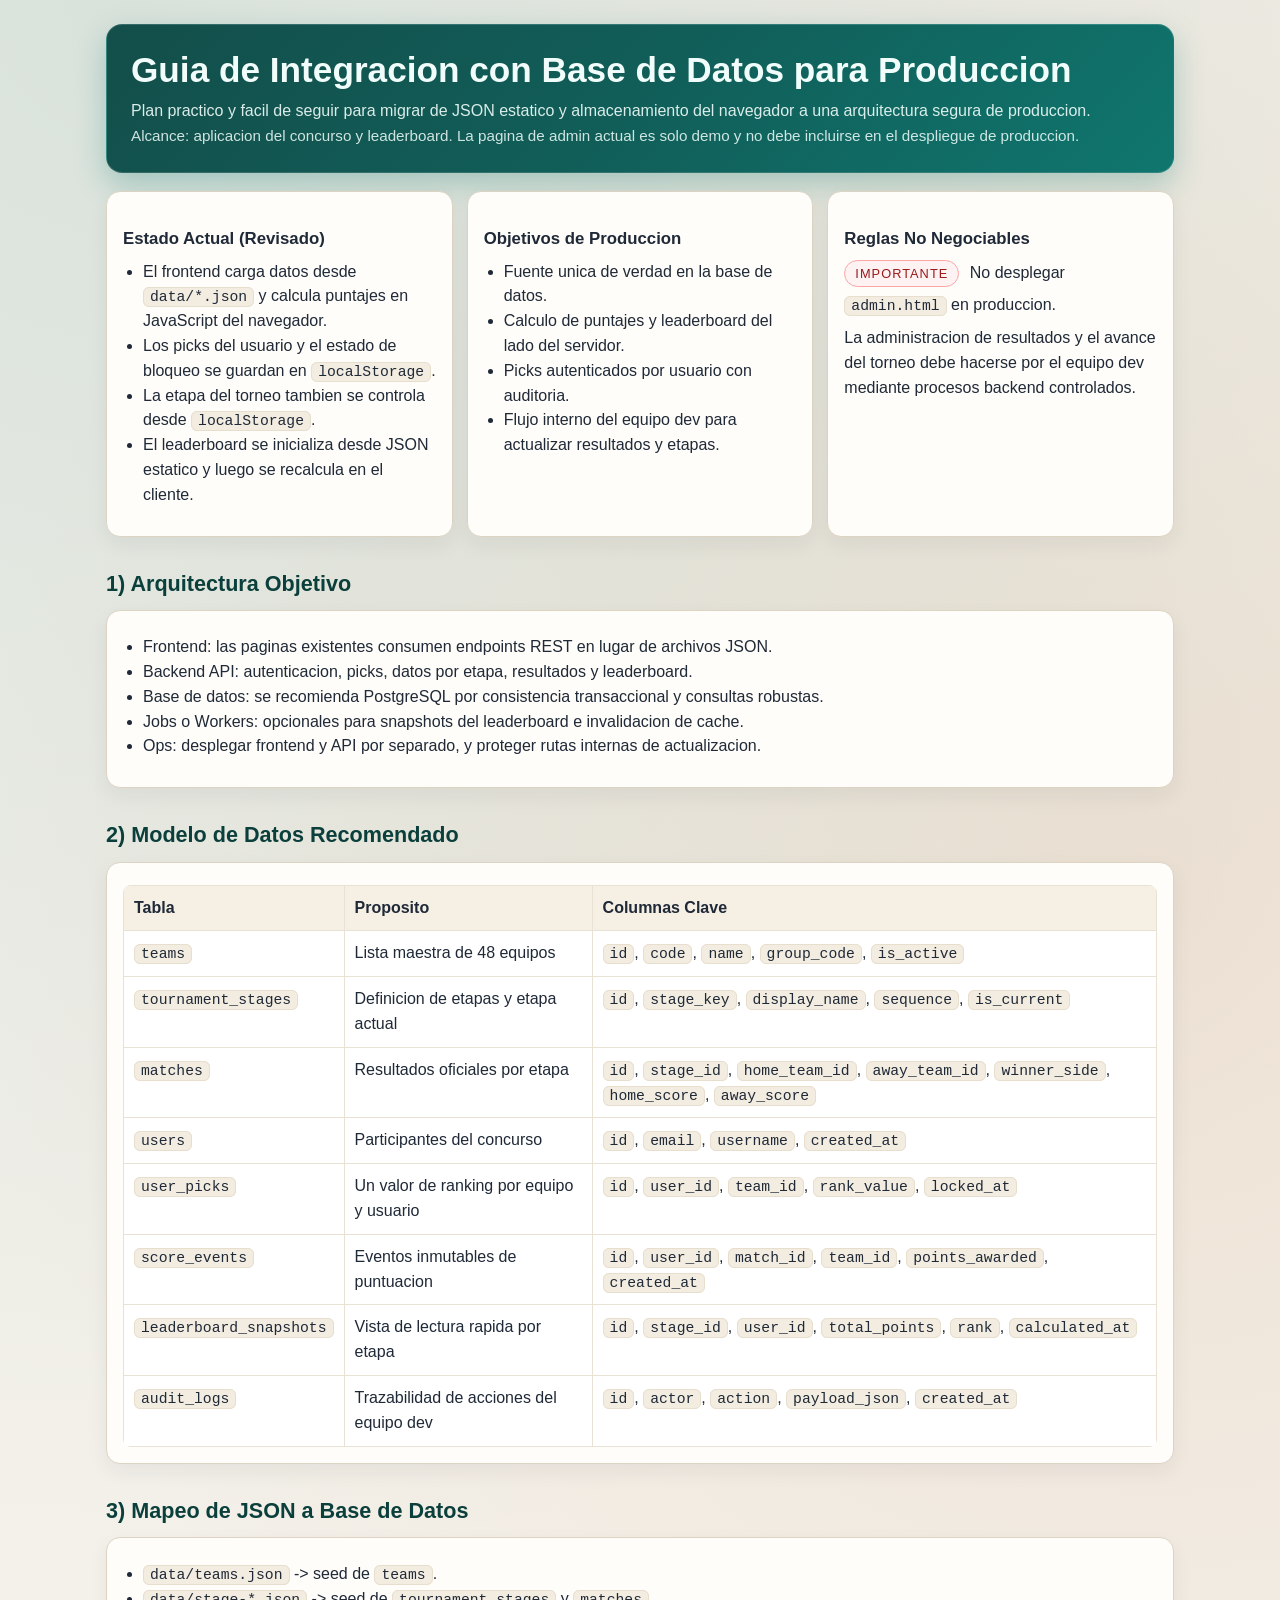
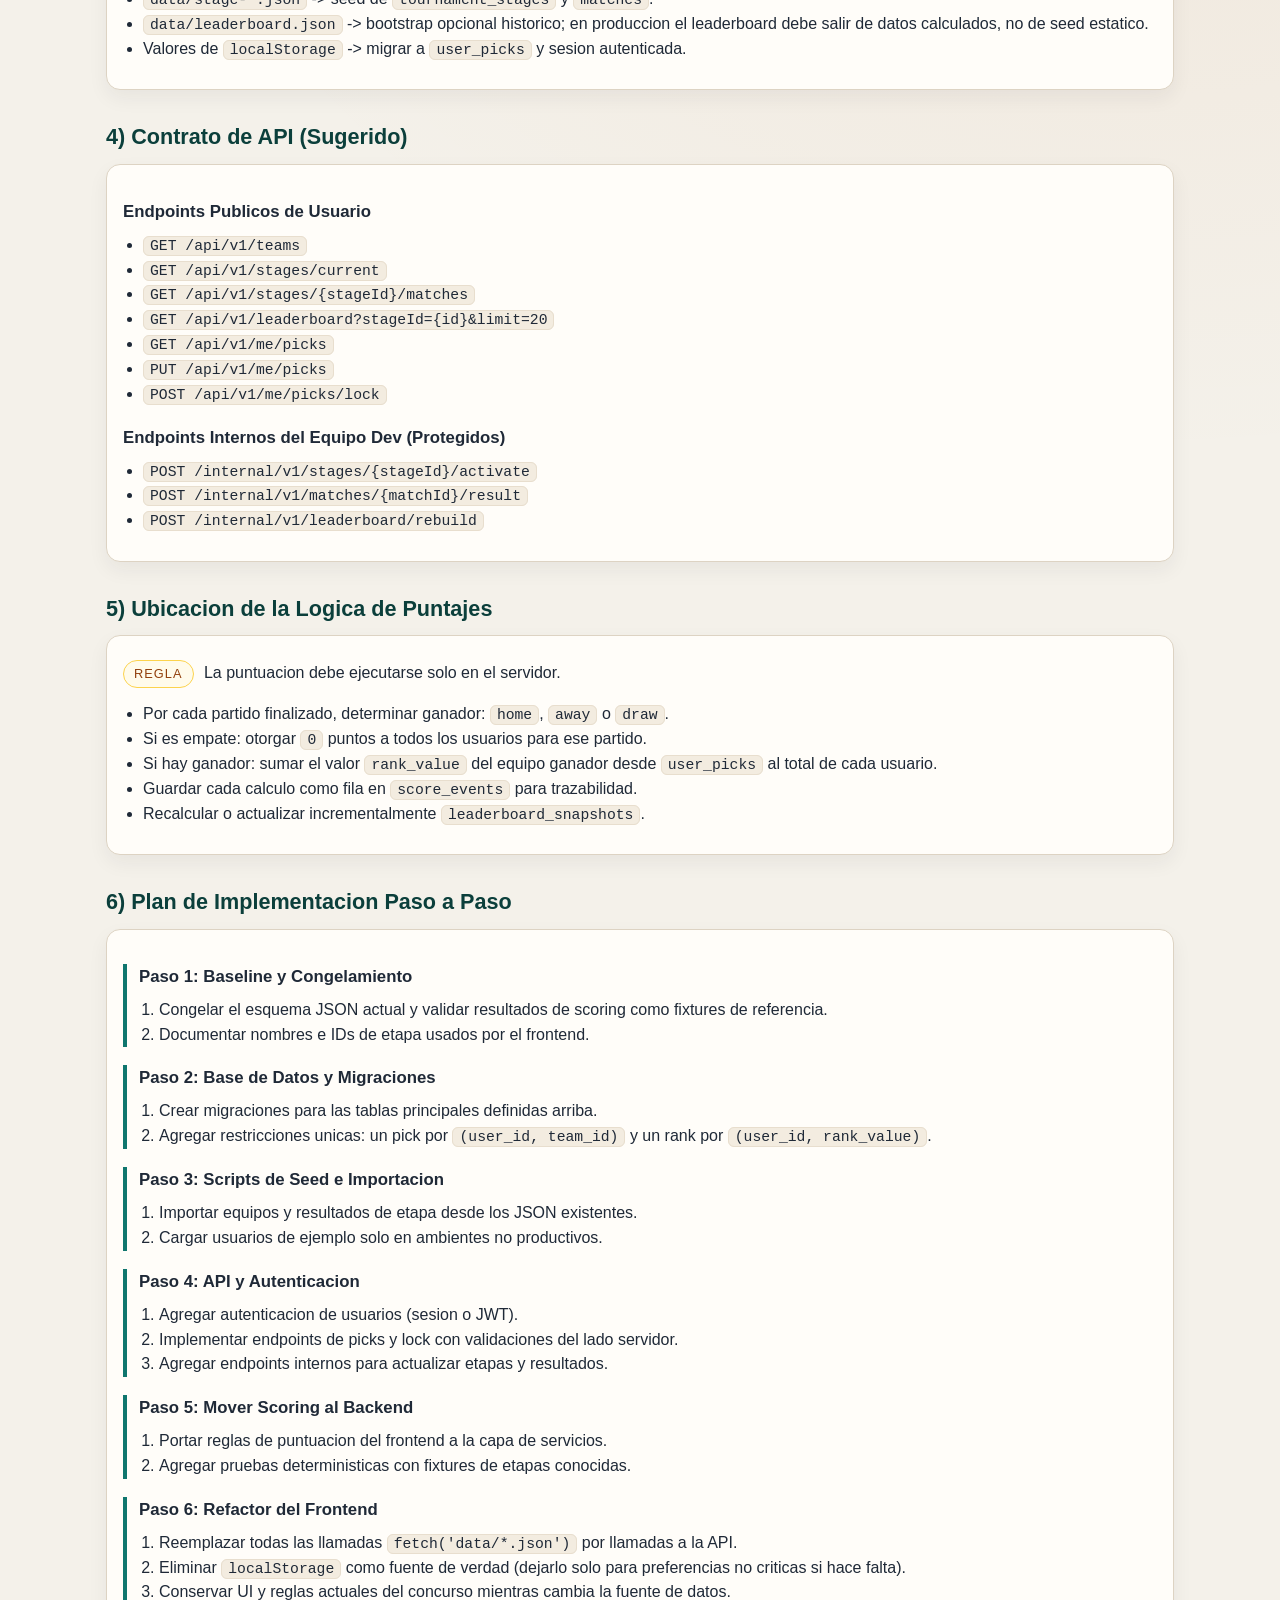
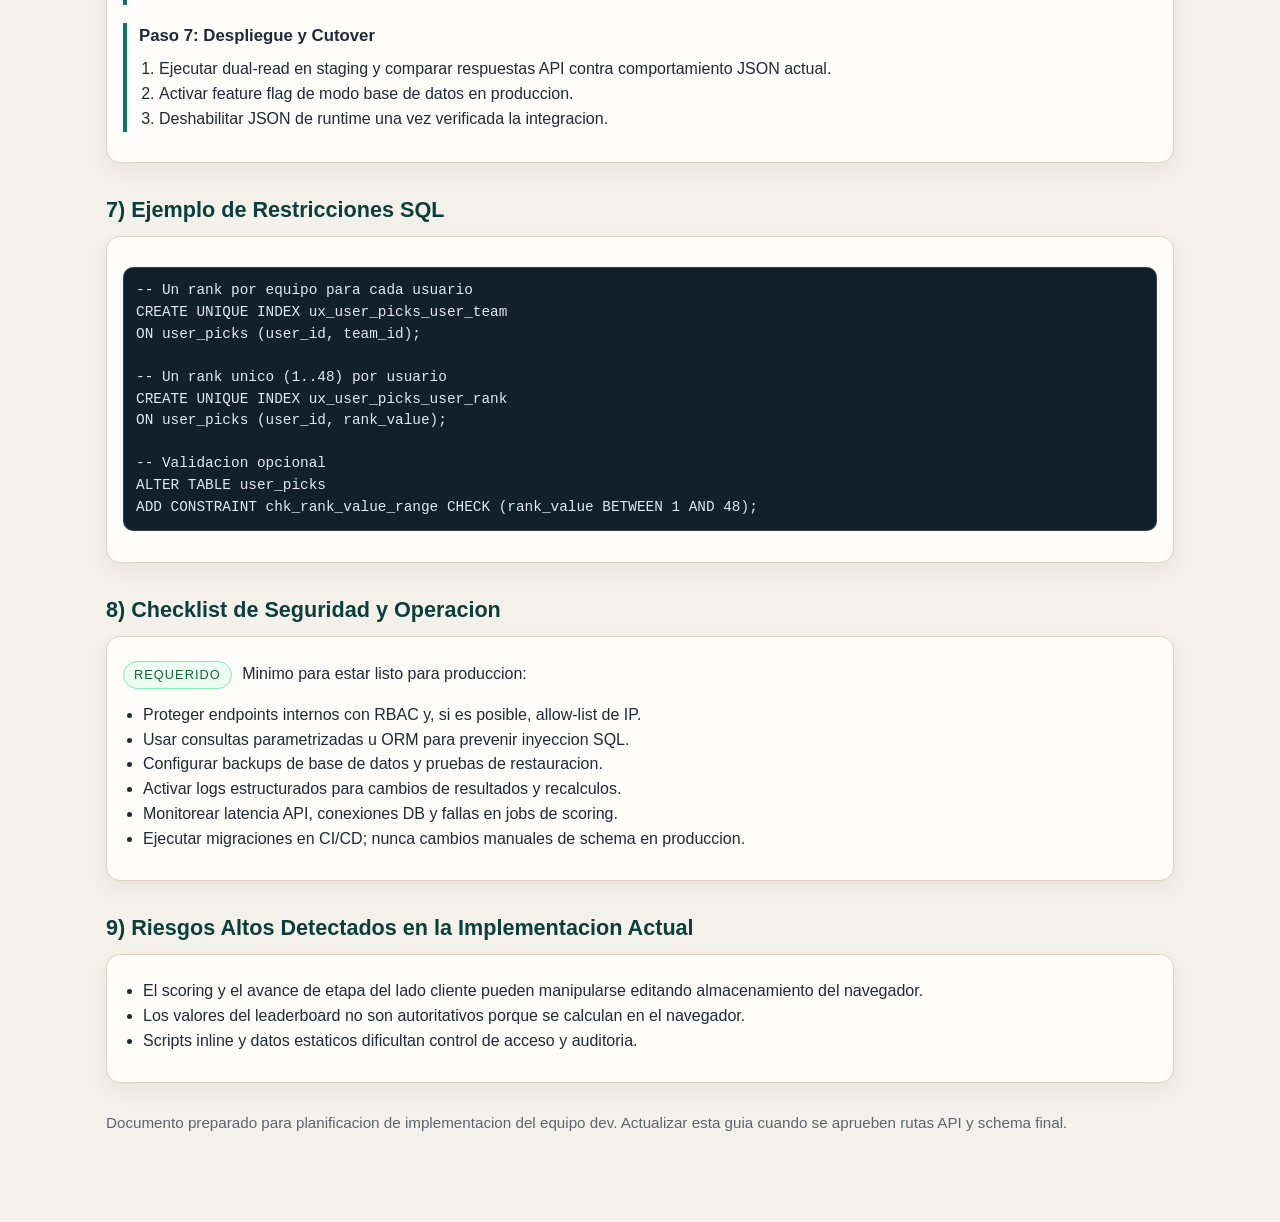
<file: production-db-integration-guide-es.html>
<!DOCTYPE html>
<html lang="es">
<head>
    <meta charset="UTF-8">
    <meta name="viewport" content="width=device-width, initial-scale=1.0">
    <title>Guia de Integracion con Base de Datos para Produccion</title>
    <style>
        :root {
            --bg: #f4f1ea;
            --surface: #fffdf9;
            --ink: #1f2937;
            --muted: #5b6473;
            --accent: #0f766e;
            --accent-2: #b45309;
            --line: #ddd3c3;
            --ok: #166534;
            --warn: #92400e;
            --danger: #991b1b;
        }

        * {
            box-sizing: border-box;
        }

        body {
            margin: 0;
            font-family: "Kanit", "Segoe UI", Tahoma, sans-serif;
            color: var(--ink);
            background:
                radial-gradient(circle at 10% 0%, rgba(15, 118, 110, 0.12), transparent 35%),
                radial-gradient(circle at 90% 20%, rgba(180, 83, 9, 0.10), transparent 32%),
                var(--bg);
            line-height: 1.55;
        }

        .shell {
            max-width: 1100px;
            margin: 0 auto;
            padding: 24px 16px 56px;
        }

        .hero {
            background: linear-gradient(135deg, #134e4a, #115e59 50%, #0f766e);
            color: #f0fdfa;
            border: 1px solid rgba(255, 255, 255, 0.15);
            border-radius: 16px;
            padding: 24px;
            box-shadow: 0 12px 30px rgba(15, 118, 110, 0.28);
        }

        .hero h1 {
            margin: 0 0 8px;
            font-size: clamp(1.5rem, 3.5vw, 2.2rem);
            line-height: 1.2;
        }

        .hero p {
            margin: 0;
            color: rgba(240, 253, 250, 0.9);
        }

        .meta {
            margin-top: 14px;
            font-size: 0.95rem;
            opacity: 0.95;
        }

        .grid {
            display: grid;
            gap: 14px;
            margin-top: 18px;
            grid-template-columns: repeat(auto-fit, minmax(250px, 1fr));
        }

        .card {
            background: var(--surface);
            border: 1px solid var(--line);
            border-radius: 14px;
            padding: 16px;
            box-shadow: 0 8px 20px rgba(31, 41, 55, 0.06);
        }

        h2 {
            margin: 30px 0 10px;
            font-size: 1.35rem;
            color: #0b3f3b;
        }

        h3 {
            margin: 18px 0 8px;
            font-size: 1.05rem;
            color: #1f2937;
        }

        p {
            margin: 8px 0;
        }

        ul, ol {
            margin: 8px 0 12px;
            padding-left: 20px;
        }

        code {
            background: #f3ece0;
            border: 1px solid #e8dece;
            border-radius: 6px;
            padding: 1px 6px;
            font-family: ui-monospace, SFMono-Regular, Menlo, Monaco, Consolas, monospace;
            font-size: 0.92em;
        }

        pre {
            background: #12202b;
            color: #e2e8f0;
            border-radius: 10px;
            border: 1px solid rgba(148, 163, 184, 0.25);
            overflow-x: auto;
            padding: 12px;
            font-size: 0.9rem;
            line-height: 1.5;
        }

        .label {
            display: inline-block;
            font-size: 0.8rem;
            text-transform: uppercase;
            letter-spacing: 0.08em;
            border-radius: 999px;
            padding: 3px 10px;
            margin-right: 6px;
            margin-bottom: 6px;
            border: 1px solid;
        }

        .ok { background: #ecfdf3; color: var(--ok); border-color: #86efac; }
        .warn { background: #fffbeb; color: var(--warn); border-color: #fcd34d; }
        .danger { background: #fef2f2; color: var(--danger); border-color: #fca5a5; }

        .step {
            border-left: 4px solid var(--accent);
            padding-left: 12px;
            margin-bottom: 14px;
        }

        .table-wrap {
            overflow-x: auto;
        }

        table {
            width: 100%;
            border-collapse: collapse;
            margin-top: 6px;
            background: #fff;
            border-radius: 8px;
            overflow: hidden;
        }

        th, td {
            text-align: left;
            border: 1px solid #e9e1d4;
            padding: 10px;
            vertical-align: top;
        }

        th {
            background: #f5efe4;
        }

        .footer {
            margin-top: 28px;
            color: var(--muted);
            font-size: 0.95rem;
        }
    </style>
</head>
<body>
    <main class="shell">
        <section class="hero">
            <h1>Guia de Integracion con Base de Datos para Produccion</h1>
            <p>Plan practico y facil de seguir para migrar de JSON estatico y almacenamiento del navegador a una arquitectura segura de produccion.</p>
            <p class="meta">Alcance: aplicacion del concurso y leaderboard. La pagina de admin actual es solo demo y no debe incluirse en el despliegue de produccion.</p>
        </section>

        <section class="grid">
            <article class="card">
                <h3>Estado Actual (Revisado)</h3>
                <ul>
                    <li>El frontend carga datos desde <code>data/*.json</code> y calcula puntajes en JavaScript del navegador.</li>
                    <li>Los picks del usuario y el estado de bloqueo se guardan en <code>localStorage</code>.</li>
                    <li>La etapa del torneo tambien se controla desde <code>localStorage</code>.</li>
                    <li>El leaderboard se inicializa desde JSON estatico y luego se recalcula en el cliente.</li>
                </ul>
            </article>
            <article class="card">
                <h3>Objetivos de Produccion</h3>
                <ul>
                    <li>Fuente unica de verdad en la base de datos.</li>
                    <li>Calculo de puntajes y leaderboard del lado del servidor.</li>
                    <li>Picks autenticados por usuario con auditoria.</li>
                    <li>Flujo interno del equipo dev para actualizar resultados y etapas.</li>
                </ul>
            </article>
            <article class="card">
                <h3>Reglas No Negociables</h3>
                <p><span class="label danger">Importante</span> No desplegar <code>admin.html</code> en produccion.</p>
                <p>La administracion de resultados y el avance del torneo debe hacerse por el equipo dev mediante procesos backend controlados.</p>
            </article>
        </section>

        <section>
            <h2>1) Arquitectura Objetivo</h2>
            <div class="card">
                <ul>
                    <li>Frontend: las paginas existentes consumen endpoints REST en lugar de archivos JSON.</li>
                    <li>Backend API: autenticacion, picks, datos por etapa, resultados y leaderboard.</li>
                    <li>Base de datos: se recomienda PostgreSQL por consistencia transaccional y consultas robustas.</li>
                    <li>Jobs o Workers: opcionales para snapshots del leaderboard e invalidacion de cache.</li>
                    <li>Ops: desplegar frontend y API por separado, y proteger rutas internas de actualizacion.</li>
                </ul>
            </div>
        </section>

        <section>
            <h2>2) Modelo de Datos Recomendado</h2>
            <div class="card table-wrap">
                <table>
                    <thead>
                        <tr>
                            <th>Tabla</th>
                            <th>Proposito</th>
                            <th>Columnas Clave</th>
                        </tr>
                    </thead>
                    <tbody>
                        <tr>
                            <td><code>teams</code></td>
                            <td>Lista maestra de 48 equipos</td>
                            <td><code>id</code>, <code>code</code>, <code>name</code>, <code>group_code</code>, <code>is_active</code></td>
                        </tr>
                        <tr>
                            <td><code>tournament_stages</code></td>
                            <td>Definicion de etapas y etapa actual</td>
                            <td><code>id</code>, <code>stage_key</code>, <code>display_name</code>, <code>sequence</code>, <code>is_current</code></td>
                        </tr>
                        <tr>
                            <td><code>matches</code></td>
                            <td>Resultados oficiales por etapa</td>
                            <td><code>id</code>, <code>stage_id</code>, <code>home_team_id</code>, <code>away_team_id</code>, <code>winner_side</code>, <code>home_score</code>, <code>away_score</code></td>
                        </tr>
                        <tr>
                            <td><code>users</code></td>
                            <td>Participantes del concurso</td>
                            <td><code>id</code>, <code>email</code>, <code>username</code>, <code>created_at</code></td>
                        </tr>
                        <tr>
                            <td><code>user_picks</code></td>
                            <td>Un valor de ranking por equipo y usuario</td>
                            <td><code>id</code>, <code>user_id</code>, <code>team_id</code>, <code>rank_value</code>, <code>locked_at</code></td>
                        </tr>
                        <tr>
                            <td><code>score_events</code></td>
                            <td>Eventos inmutables de puntuacion</td>
                            <td><code>id</code>, <code>user_id</code>, <code>match_id</code>, <code>team_id</code>, <code>points_awarded</code>, <code>created_at</code></td>
                        </tr>
                        <tr>
                            <td><code>leaderboard_snapshots</code></td>
                            <td>Vista de lectura rapida por etapa</td>
                            <td><code>id</code>, <code>stage_id</code>, <code>user_id</code>, <code>total_points</code>, <code>rank</code>, <code>calculated_at</code></td>
                        </tr>
                        <tr>
                            <td><code>audit_logs</code></td>
                            <td>Trazabilidad de acciones del equipo dev</td>
                            <td><code>id</code>, <code>actor</code>, <code>action</code>, <code>payload_json</code>, <code>created_at</code></td>
                        </tr>
                    </tbody>
                </table>
            </div>
        </section>

        <section>
            <h2>3) Mapeo de JSON a Base de Datos</h2>
            <div class="card">
                <ul>
                    <li><code>data/teams.json</code> -> seed de <code>teams</code>.</li>
                    <li><code>data/stage-*.json</code> -> seed de <code>tournament_stages</code> y <code>matches</code>.</li>
                    <li><code>data/leaderboard.json</code> -> bootstrap opcional historico; en produccion el leaderboard debe salir de datos calculados, no de seed estatico.</li>
                    <li>Valores de <code>localStorage</code> -> migrar a <code>user_picks</code> y sesion autenticada.</li>
                </ul>
            </div>
        </section>

        <section>
            <h2>4) Contrato de API (Sugerido)</h2>
            <div class="card">
                <h3>Endpoints Publicos de Usuario</h3>
                <ul>
                    <li><code>GET /api/v1/teams</code></li>
                    <li><code>GET /api/v1/stages/current</code></li>
                    <li><code>GET /api/v1/stages/{stageId}/matches</code></li>
                    <li><code>GET /api/v1/leaderboard?stageId={id}&amp;limit=20</code></li>
                    <li><code>GET /api/v1/me/picks</code></li>
                    <li><code>PUT /api/v1/me/picks</code></li>
                    <li><code>POST /api/v1/me/picks/lock</code></li>
                </ul>

                <h3>Endpoints Internos del Equipo Dev (Protegidos)</h3>
                <ul>
                    <li><code>POST /internal/v1/stages/{stageId}/activate</code></li>
                    <li><code>POST /internal/v1/matches/{matchId}/result</code></li>
                    <li><code>POST /internal/v1/leaderboard/rebuild</code></li>
                </ul>
            </div>
        </section>

        <section>
            <h2>5) Ubicacion de la Logica de Puntajes</h2>
            <div class="card">
                <p><span class="label warn">Regla</span> La puntuacion debe ejecutarse solo en el servidor.</p>
                <ul>
                    <li>Por cada partido finalizado, determinar ganador: <code>home</code>, <code>away</code> o <code>draw</code>.</li>
                    <li>Si es empate: otorgar <code>0</code> puntos a todos los usuarios para ese partido.</li>
                    <li>Si hay ganador: sumar el valor <code>rank_value</code> del equipo ganador desde <code>user_picks</code> al total de cada usuario.</li>
                    <li>Guardar cada calculo como fila en <code>score_events</code> para trazabilidad.</li>
                    <li>Recalcular o actualizar incrementalmente <code>leaderboard_snapshots</code>.</li>
                </ul>
            </div>
        </section>

        <section>
            <h2>6) Plan de Implementacion Paso a Paso</h2>
            <div class="card">
                <div class="step">
                    <h3>Paso 1: Baseline y Congelamiento</h3>
                    <ol>
                        <li>Congelar el esquema JSON actual y validar resultados de scoring como fixtures de referencia.</li>
                        <li>Documentar nombres e IDs de etapa usados por el frontend.</li>
                    </ol>
                </div>
                <div class="step">
                    <h3>Paso 2: Base de Datos y Migraciones</h3>
                    <ol>
                        <li>Crear migraciones para las tablas principales definidas arriba.</li>
                        <li>Agregar restricciones unicas: un pick por <code>(user_id, team_id)</code> y un rank por <code>(user_id, rank_value)</code>.</li>
                    </ol>
                </div>
                <div class="step">
                    <h3>Paso 3: Scripts de Seed e Importacion</h3>
                    <ol>
                        <li>Importar equipos y resultados de etapa desde los JSON existentes.</li>
                        <li>Cargar usuarios de ejemplo solo en ambientes no productivos.</li>
                    </ol>
                </div>
                <div class="step">
                    <h3>Paso 4: API y Autenticacion</h3>
                    <ol>
                        <li>Agregar autenticacion de usuarios (sesion o JWT).</li>
                        <li>Implementar endpoints de picks y lock con validaciones del lado servidor.</li>
                        <li>Agregar endpoints internos para actualizar etapas y resultados.</li>
                    </ol>
                </div>
                <div class="step">
                    <h3>Paso 5: Mover Scoring al Backend</h3>
                    <ol>
                        <li>Portar reglas de puntuacion del frontend a la capa de servicios.</li>
                        <li>Agregar pruebas deterministicas con fixtures de etapas conocidas.</li>
                    </ol>
                </div>
                <div class="step">
                    <h3>Paso 6: Refactor del Frontend</h3>
                    <ol>
                        <li>Reemplazar todas las llamadas <code>fetch('data/*.json')</code> por llamadas a la API.</li>
                        <li>Eliminar <code>localStorage</code> como fuente de verdad (dejarlo solo para preferencias no criticas si hace falta).</li>
                        <li>Conservar UI y reglas actuales del concurso mientras cambia la fuente de datos.</li>
                    </ol>
                </div>
                <div class="step">
                    <h3>Paso 7: Despliegue y Cutover</h3>
                    <ol>
                        <li>Ejecutar dual-read en staging y comparar respuestas API contra comportamiento JSON actual.</li>
                        <li>Activar feature flag de modo base de datos en produccion.</li>
                        <li>Deshabilitar JSON de runtime una vez verificada la integracion.</li>
                    </ol>
                </div>
            </div>
        </section>

        <section>
            <h2>7) Ejemplo de Restricciones SQL</h2>
            <div class="card">
<pre>-- Un rank por equipo para cada usuario
CREATE UNIQUE INDEX ux_user_picks_user_team
ON user_picks (user_id, team_id);

-- Un rank unico (1..48) por usuario
CREATE UNIQUE INDEX ux_user_picks_user_rank
ON user_picks (user_id, rank_value);

-- Validacion opcional
ALTER TABLE user_picks
ADD CONSTRAINT chk_rank_value_range CHECK (rank_value BETWEEN 1 AND 48);</pre>
            </div>
        </section>

        <section>
            <h2>8) Checklist de Seguridad y Operacion</h2>
            <div class="card">
                <p><span class="label ok">Requerido</span> Minimo para estar listo para produccion:</p>
                <ul>
                    <li>Proteger endpoints internos con RBAC y, si es posible, allow-list de IP.</li>
                    <li>Usar consultas parametrizadas u ORM para prevenir inyeccion SQL.</li>
                    <li>Configurar backups de base de datos y pruebas de restauracion.</li>
                    <li>Activar logs estructurados para cambios de resultados y recalculos.</li>
                    <li>Monitorear latencia API, conexiones DB y fallas en jobs de scoring.</li>
                    <li>Ejecutar migraciones en CI/CD; nunca cambios manuales de schema en produccion.</li>
                </ul>
            </div>
        </section>

        <section>
            <h2>9) Riesgos Altos Detectados en la Implementacion Actual</h2>
            <div class="card">
                <ul>
                    <li>El scoring y el avance de etapa del lado cliente pueden manipularse editando almacenamiento del navegador.</li>
                    <li>Los valores del leaderboard no son autoritativos porque se calculan en el navegador.</li>
                    <li>Scripts inline y datos estaticos dificultan control de acceso y auditoria.</li>
                </ul>
            </div>
        </section>

        <p class="footer">Documento preparado para planificacion de implementacion del equipo dev. Actualizar esta guia cuando se aprueben rutas API y schema final.</p>
    </main>
</body>
</html>
</file>
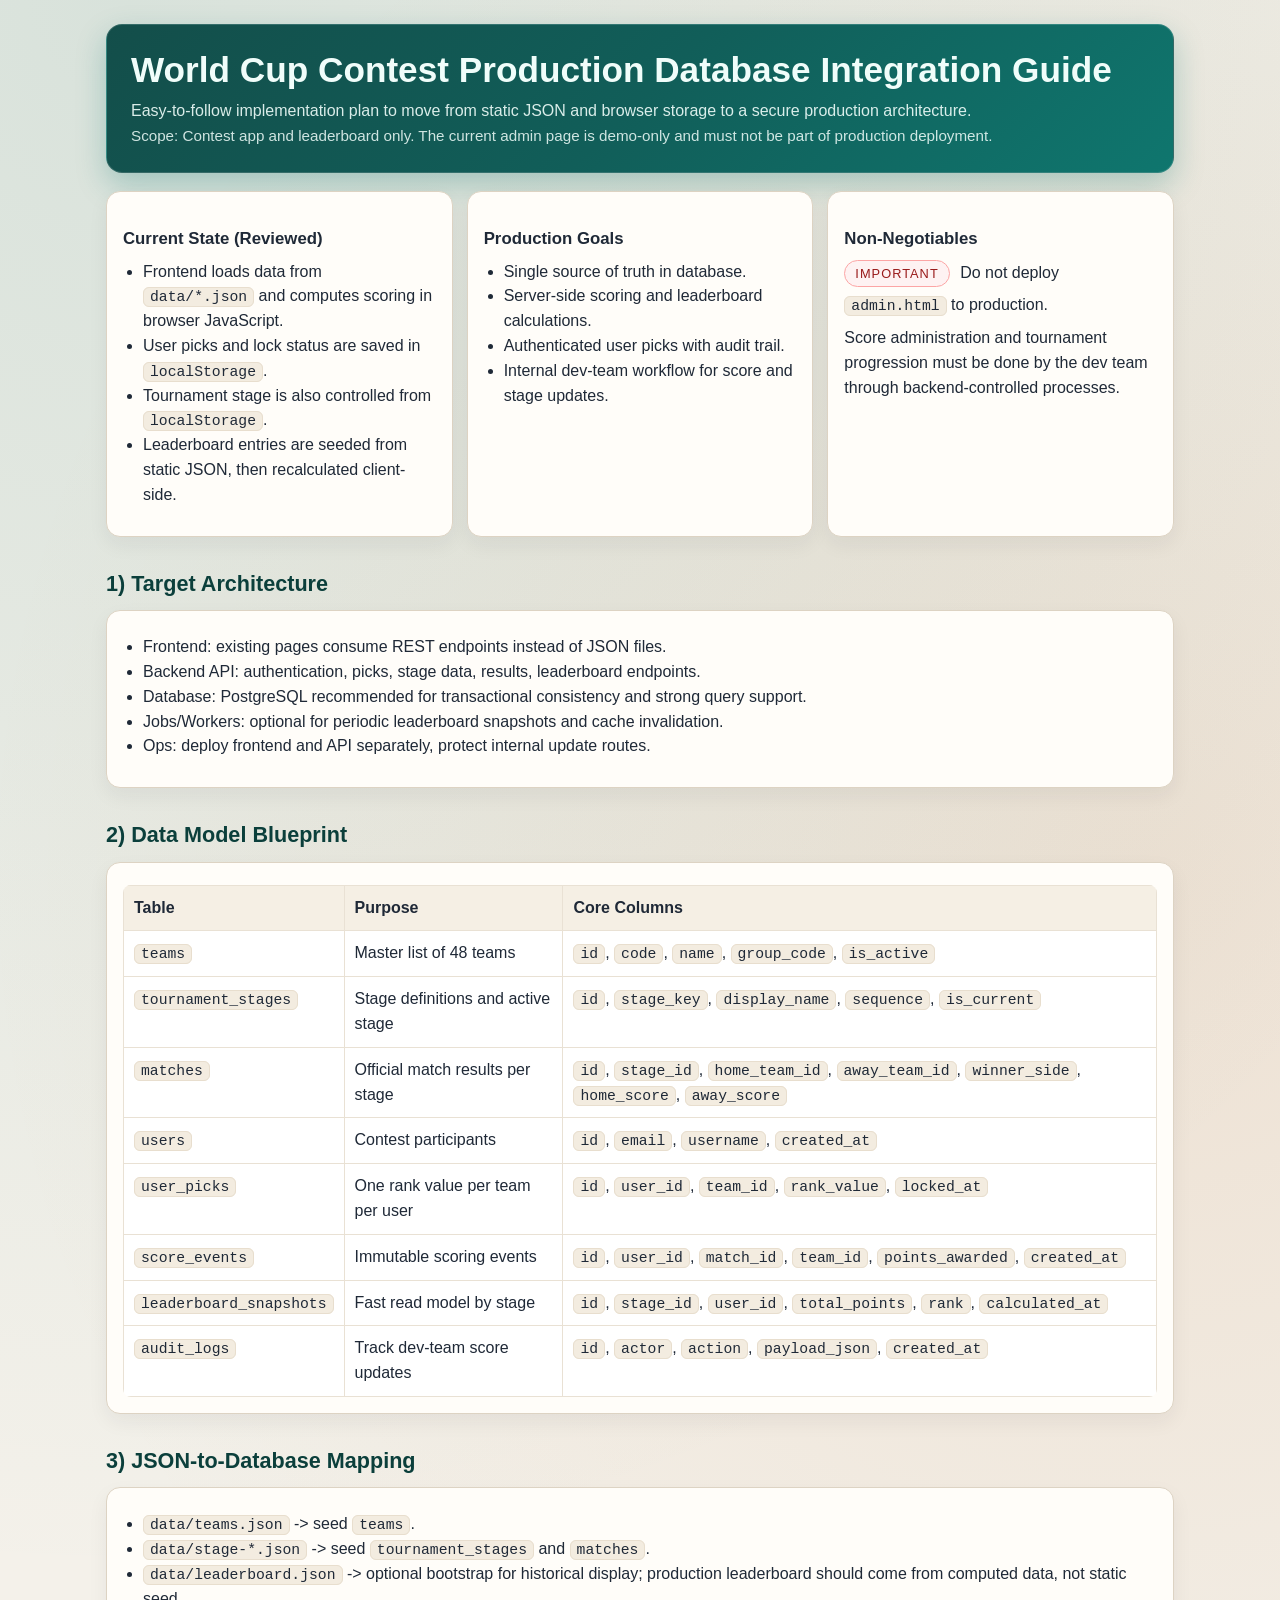
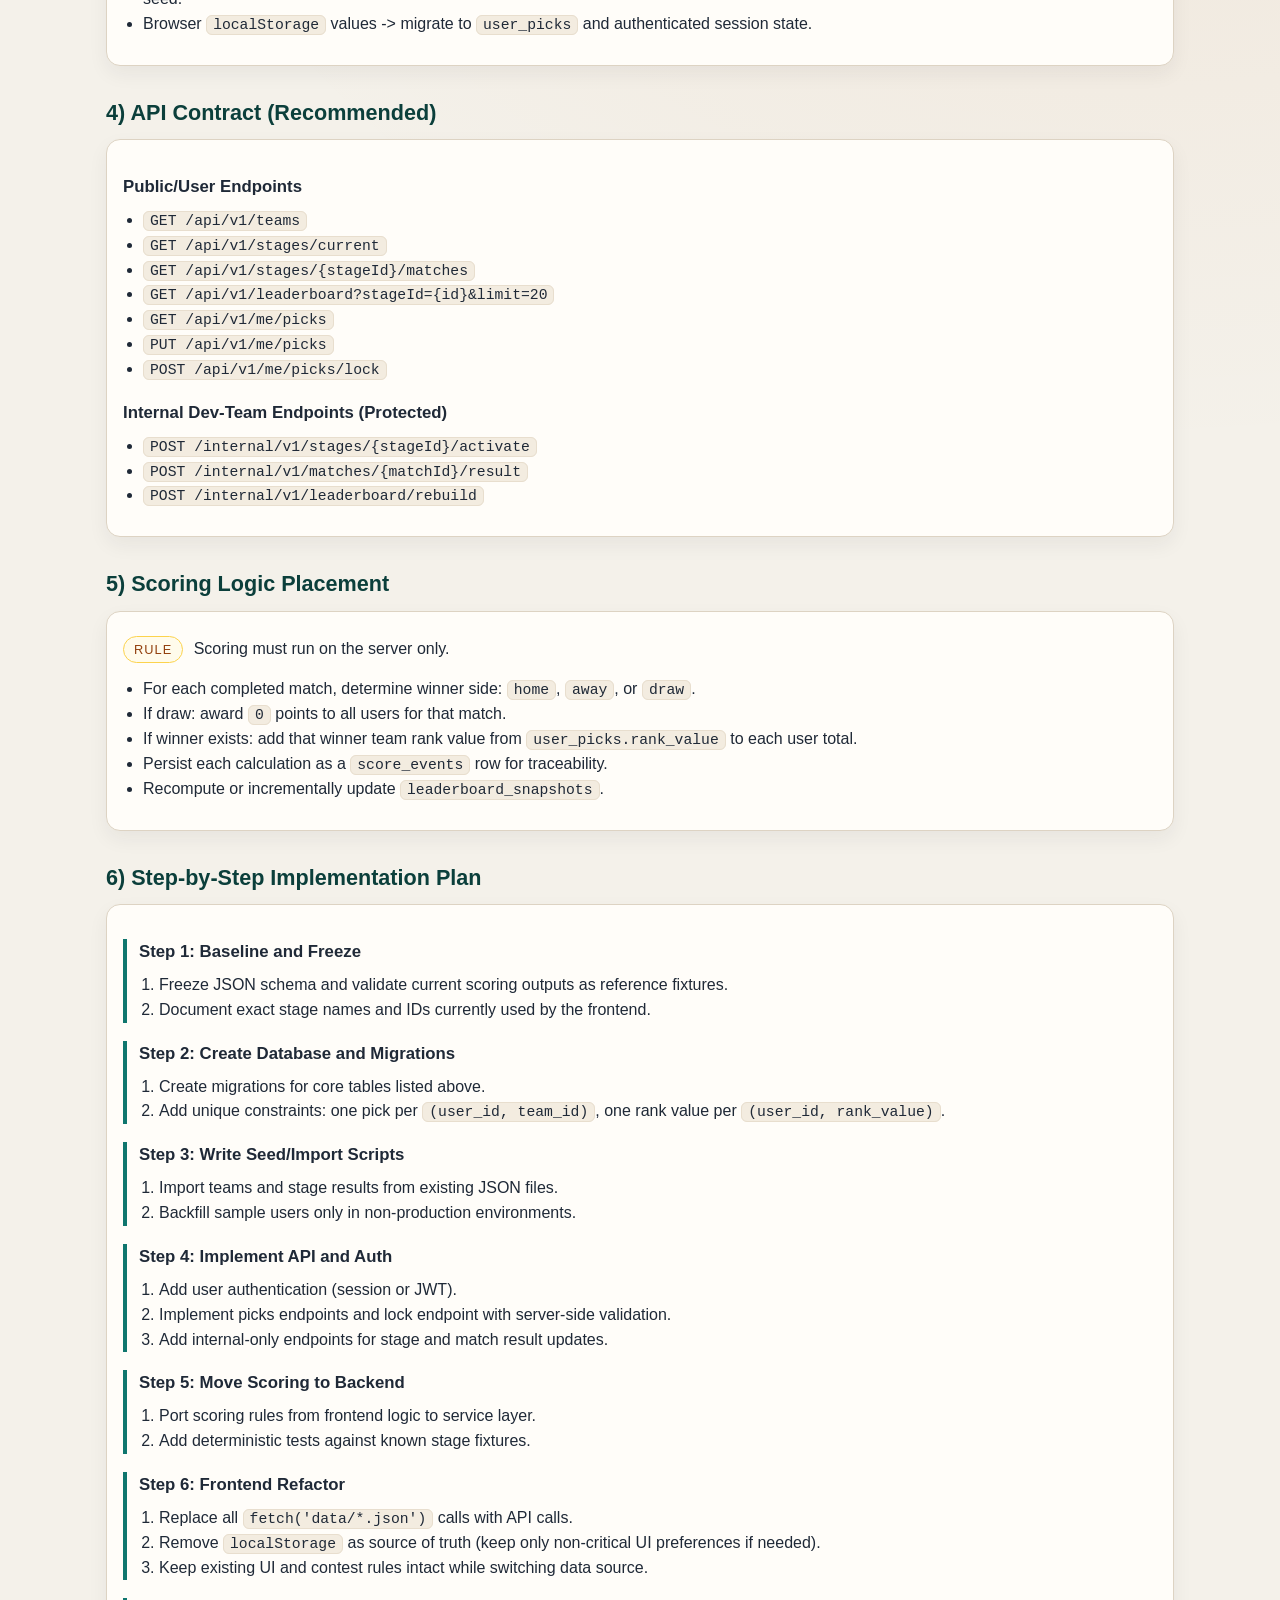
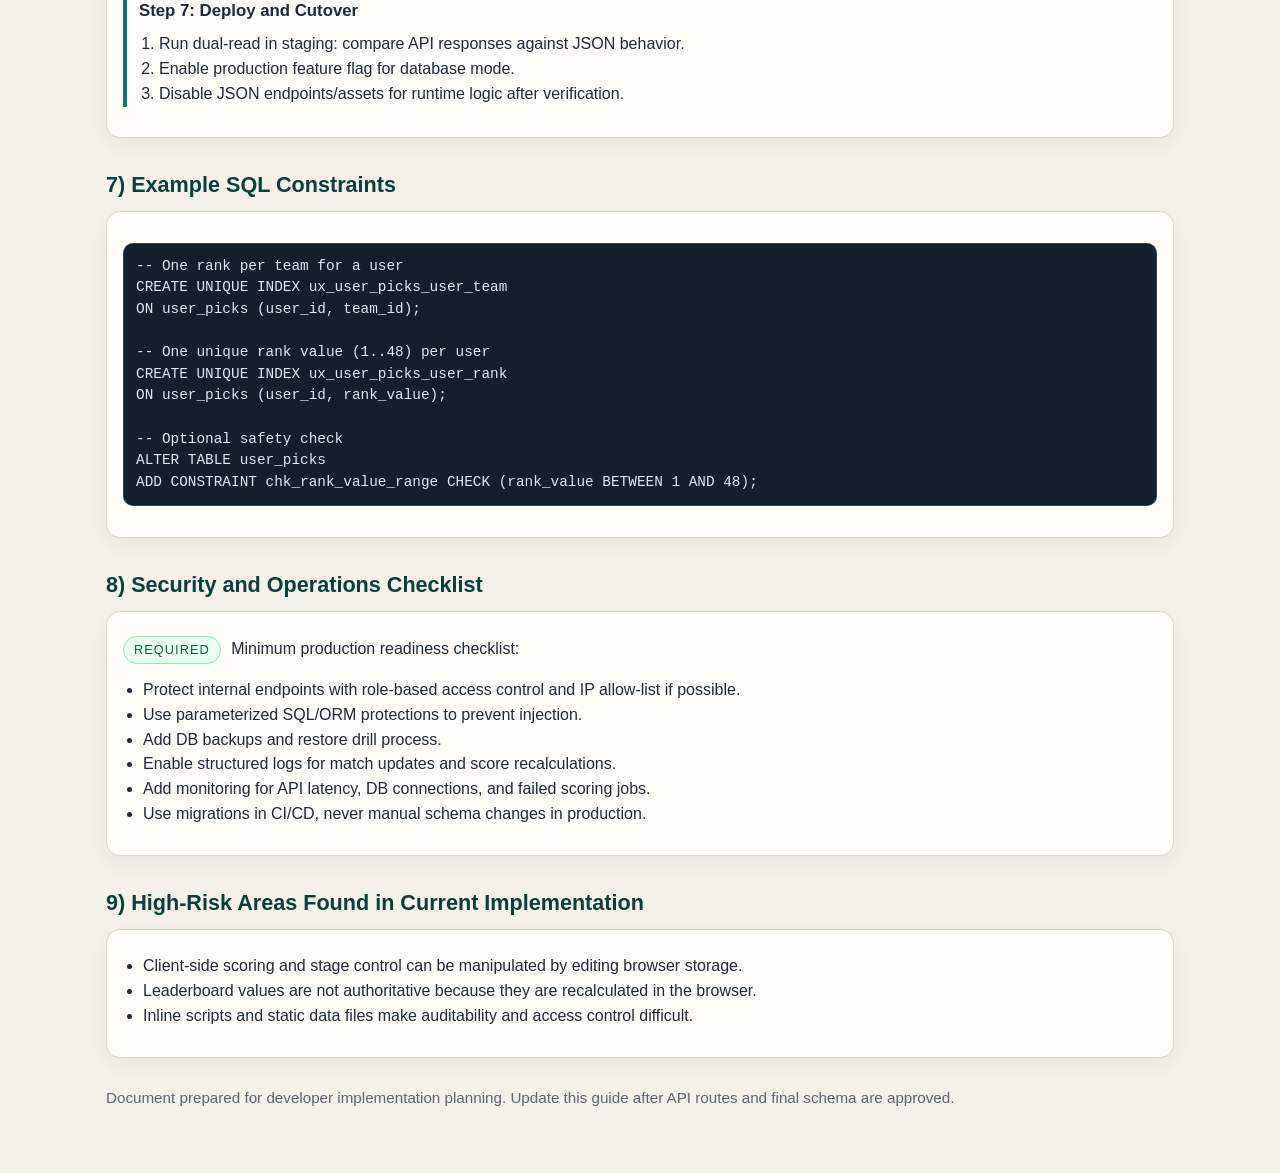
<file: production-db-integration-guide.html>
<!DOCTYPE html>
<html lang="en">
<head>
    <meta charset="UTF-8">
    <meta name="viewport" content="width=device-width, initial-scale=1.0">
    <title>Production Database Integration Guide</title>
    <style>
        :root {
            --bg: #f4f1ea;
            --surface: #fffdf9;
            --ink: #1f2937;
            --muted: #5b6473;
            --accent: #0f766e;
            --accent-2: #b45309;
            --line: #ddd3c3;
            --ok: #166534;
            --warn: #92400e;
            --danger: #991b1b;
        }

        * {
            box-sizing: border-box;
        }

        body {
            margin: 0;
            font-family: "Kanit", "Segoe UI", Tahoma, sans-serif;
            color: var(--ink);
            background:
                radial-gradient(circle at 10% 0%, rgba(15, 118, 110, 0.12), transparent 35%),
                radial-gradient(circle at 90% 20%, rgba(180, 83, 9, 0.10), transparent 32%),
                var(--bg);
            line-height: 1.55;
        }

        .shell {
            max-width: 1100px;
            margin: 0 auto;
            padding: 24px 16px 56px;
        }

        .hero {
            background: linear-gradient(135deg, #134e4a, #115e59 50%, #0f766e);
            color: #f0fdfa;
            border: 1px solid rgba(255, 255, 255, 0.15);
            border-radius: 16px;
            padding: 24px;
            box-shadow: 0 12px 30px rgba(15, 118, 110, 0.28);
        }

        .hero h1 {
            margin: 0 0 8px;
            font-size: clamp(1.5rem, 3.5vw, 2.2rem);
            line-height: 1.2;
        }

        .hero p {
            margin: 0;
            color: rgba(240, 253, 250, 0.9);
        }

        .meta {
            margin-top: 14px;
            font-size: 0.95rem;
            opacity: 0.95;
        }

        .grid {
            display: grid;
            gap: 14px;
            margin-top: 18px;
            grid-template-columns: repeat(auto-fit, minmax(250px, 1fr));
        }

        .card {
            background: var(--surface);
            border: 1px solid var(--line);
            border-radius: 14px;
            padding: 16px;
            box-shadow: 0 8px 20px rgba(31, 41, 55, 0.06);
        }

        h2 {
            margin: 30px 0 10px;
            font-size: 1.35rem;
            color: #0b3f3b;
        }

        h3 {
            margin: 18px 0 8px;
            font-size: 1.05rem;
            color: #1f2937;
        }

        p {
            margin: 8px 0;
        }

        ul, ol {
            margin: 8px 0 12px;
            padding-left: 20px;
        }

        code {
            background: #f3ece0;
            border: 1px solid #e8dece;
            border-radius: 6px;
            padding: 1px 6px;
            font-family: ui-monospace, SFMono-Regular, Menlo, Monaco, Consolas, monospace;
            font-size: 0.92em;
        }

        pre {
            background: #12202b;
            color: #e2e8f0;
            border-radius: 10px;
            border: 1px solid rgba(148, 163, 184, 0.25);
            overflow-x: auto;
            padding: 12px;
            font-size: 0.9rem;
            line-height: 1.5;
        }

        .label {
            display: inline-block;
            font-size: 0.8rem;
            text-transform: uppercase;
            letter-spacing: 0.08em;
            border-radius: 999px;
            padding: 3px 10px;
            margin-right: 6px;
            margin-bottom: 6px;
            border: 1px solid;
        }

        .ok { background: #ecfdf3; color: var(--ok); border-color: #86efac; }
        .warn { background: #fffbeb; color: var(--warn); border-color: #fcd34d; }
        .danger { background: #fef2f2; color: var(--danger); border-color: #fca5a5; }

        .step {
            border-left: 4px solid var(--accent);
            padding-left: 12px;
            margin-bottom: 14px;
        }

        .table-wrap {
            overflow-x: auto;
        }

        table {
            width: 100%;
            border-collapse: collapse;
            margin-top: 6px;
            background: #fff;
            border-radius: 8px;
            overflow: hidden;
        }

        th, td {
            text-align: left;
            border: 1px solid #e9e1d4;
            padding: 10px;
            vertical-align: top;
        }

        th {
            background: #f5efe4;
        }

        .footer {
            margin-top: 28px;
            color: var(--muted);
            font-size: 0.95rem;
        }
    </style>
</head>
<body>
    <main class="shell">
        <section class="hero">
            <h1>World Cup Contest Production Database Integration Guide</h1>
            <p>Easy-to-follow implementation plan to move from static JSON and browser storage to a secure production architecture.</p>
            <p class="meta">Scope: Contest app and leaderboard only. The current admin page is demo-only and must not be part of production deployment.</p>
        </section>

        <section class="grid">
            <article class="card">
                <h3>Current State (Reviewed)</h3>
                <ul>
                    <li>Frontend loads data from <code>data/*.json</code> and computes scoring in browser JavaScript.</li>
                    <li>User picks and lock status are saved in <code>localStorage</code>.</li>
                    <li>Tournament stage is also controlled from <code>localStorage</code>.</li>
                    <li>Leaderboard entries are seeded from static JSON, then recalculated client-side.</li>
                </ul>
            </article>
            <article class="card">
                <h3>Production Goals</h3>
                <ul>
                    <li>Single source of truth in database.</li>
                    <li>Server-side scoring and leaderboard calculations.</li>
                    <li>Authenticated user picks with audit trail.</li>
                    <li>Internal dev-team workflow for score and stage updates.</li>
                </ul>
            </article>
            <article class="card">
                <h3>Non-Negotiables</h3>
                <p><span class="label danger">Important</span> Do not deploy <code>admin.html</code> to production.</p>
                <p>Score administration and tournament progression must be done by the dev team through backend-controlled processes.</p>
            </article>
        </section>

        <section>
            <h2>1) Target Architecture</h2>
            <div class="card">
                <ul>
                    <li>Frontend: existing pages consume REST endpoints instead of JSON files.</li>
                    <li>Backend API: authentication, picks, stage data, results, leaderboard endpoints.</li>
                    <li>Database: PostgreSQL recommended for transactional consistency and strong query support.</li>
                    <li>Jobs/Workers: optional for periodic leaderboard snapshots and cache invalidation.</li>
                    <li>Ops: deploy frontend and API separately, protect internal update routes.</li>
                </ul>
            </div>
        </section>

        <section>
            <h2>2) Data Model Blueprint</h2>
            <div class="card table-wrap">
                <table>
                    <thead>
                        <tr>
                            <th>Table</th>
                            <th>Purpose</th>
                            <th>Core Columns</th>
                        </tr>
                    </thead>
                    <tbody>
                        <tr>
                            <td><code>teams</code></td>
                            <td>Master list of 48 teams</td>
                            <td><code>id</code>, <code>code</code>, <code>name</code>, <code>group_code</code>, <code>is_active</code></td>
                        </tr>
                        <tr>
                            <td><code>tournament_stages</code></td>
                            <td>Stage definitions and active stage</td>
                            <td><code>id</code>, <code>stage_key</code>, <code>display_name</code>, <code>sequence</code>, <code>is_current</code></td>
                        </tr>
                        <tr>
                            <td><code>matches</code></td>
                            <td>Official match results per stage</td>
                            <td><code>id</code>, <code>stage_id</code>, <code>home_team_id</code>, <code>away_team_id</code>, <code>winner_side</code>, <code>home_score</code>, <code>away_score</code></td>
                        </tr>
                        <tr>
                            <td><code>users</code></td>
                            <td>Contest participants</td>
                            <td><code>id</code>, <code>email</code>, <code>username</code>, <code>created_at</code></td>
                        </tr>
                        <tr>
                            <td><code>user_picks</code></td>
                            <td>One rank value per team per user</td>
                            <td><code>id</code>, <code>user_id</code>, <code>team_id</code>, <code>rank_value</code>, <code>locked_at</code></td>
                        </tr>
                        <tr>
                            <td><code>score_events</code></td>
                            <td>Immutable scoring events</td>
                            <td><code>id</code>, <code>user_id</code>, <code>match_id</code>, <code>team_id</code>, <code>points_awarded</code>, <code>created_at</code></td>
                        </tr>
                        <tr>
                            <td><code>leaderboard_snapshots</code></td>
                            <td>Fast read model by stage</td>
                            <td><code>id</code>, <code>stage_id</code>, <code>user_id</code>, <code>total_points</code>, <code>rank</code>, <code>calculated_at</code></td>
                        </tr>
                        <tr>
                            <td><code>audit_logs</code></td>
                            <td>Track dev-team score updates</td>
                            <td><code>id</code>, <code>actor</code>, <code>action</code>, <code>payload_json</code>, <code>created_at</code></td>
                        </tr>
                    </tbody>
                </table>
            </div>
        </section>

        <section>
            <h2>3) JSON-to-Database Mapping</h2>
            <div class="card">
                <ul>
                    <li><code>data/teams.json</code> -> seed <code>teams</code>.</li>
                    <li><code>data/stage-*.json</code> -> seed <code>tournament_stages</code> and <code>matches</code>.</li>
                    <li><code>data/leaderboard.json</code> -> optional bootstrap for historical display; production leaderboard should come from computed data, not static seed.</li>
                    <li>Browser <code>localStorage</code> values -> migrate to <code>user_picks</code> and authenticated session state.</li>
                </ul>
            </div>
        </section>

        <section>
            <h2>4) API Contract (Recommended)</h2>
            <div class="card">
                <h3>Public/User Endpoints</h3>
                <ul>
                    <li><code>GET /api/v1/teams</code></li>
                    <li><code>GET /api/v1/stages/current</code></li>
                    <li><code>GET /api/v1/stages/{stageId}/matches</code></li>
                    <li><code>GET /api/v1/leaderboard?stageId={id}&amp;limit=20</code></li>
                    <li><code>GET /api/v1/me/picks</code></li>
                    <li><code>PUT /api/v1/me/picks</code></li>
                    <li><code>POST /api/v1/me/picks/lock</code></li>
                </ul>

                <h3>Internal Dev-Team Endpoints (Protected)</h3>
                <ul>
                    <li><code>POST /internal/v1/stages/{stageId}/activate</code></li>
                    <li><code>POST /internal/v1/matches/{matchId}/result</code></li>
                    <li><code>POST /internal/v1/leaderboard/rebuild</code></li>
                </ul>
            </div>
        </section>

        <section>
            <h2>5) Scoring Logic Placement</h2>
            <div class="card">
                <p><span class="label warn">Rule</span> Scoring must run on the server only.</p>
                <ul>
                    <li>For each completed match, determine winner side: <code>home</code>, <code>away</code>, or <code>draw</code>.</li>
                    <li>If draw: award <code>0</code> points to all users for that match.</li>
                    <li>If winner exists: add that winner team rank value from <code>user_picks.rank_value</code> to each user total.</li>
                    <li>Persist each calculation as a <code>score_events</code> row for traceability.</li>
                    <li>Recompute or incrementally update <code>leaderboard_snapshots</code>.</li>
                </ul>
            </div>
        </section>

        <section>
            <h2>6) Step-by-Step Implementation Plan</h2>
            <div class="card">
                <div class="step">
                    <h3>Step 1: Baseline and Freeze</h3>
                    <ol>
                        <li>Freeze JSON schema and validate current scoring outputs as reference fixtures.</li>
                        <li>Document exact stage names and IDs currently used by the frontend.</li>
                    </ol>
                </div>
                <div class="step">
                    <h3>Step 2: Create Database and Migrations</h3>
                    <ol>
                        <li>Create migrations for core tables listed above.</li>
                        <li>Add unique constraints: one pick per <code>(user_id, team_id)</code>, one rank value per <code>(user_id, rank_value)</code>.</li>
                    </ol>
                </div>
                <div class="step">
                    <h3>Step 3: Write Seed/Import Scripts</h3>
                    <ol>
                        <li>Import teams and stage results from existing JSON files.</li>
                        <li>Backfill sample users only in non-production environments.</li>
                    </ol>
                </div>
                <div class="step">
                    <h3>Step 4: Implement API and Auth</h3>
                    <ol>
                        <li>Add user authentication (session or JWT).</li>
                        <li>Implement picks endpoints and lock endpoint with server-side validation.</li>
                        <li>Add internal-only endpoints for stage and match result updates.</li>
                    </ol>
                </div>
                <div class="step">
                    <h3>Step 5: Move Scoring to Backend</h3>
                    <ol>
                        <li>Port scoring rules from frontend logic to service layer.</li>
                        <li>Add deterministic tests against known stage fixtures.</li>
                    </ol>
                </div>
                <div class="step">
                    <h3>Step 6: Frontend Refactor</h3>
                    <ol>
                        <li>Replace all <code>fetch('data/*.json')</code> calls with API calls.</li>
                        <li>Remove <code>localStorage</code> as source of truth (keep only non-critical UI preferences if needed).</li>
                        <li>Keep existing UI and contest rules intact while switching data source.</li>
                    </ol>
                </div>
                <div class="step">
                    <h3>Step 7: Deploy and Cutover</h3>
                    <ol>
                        <li>Run dual-read in staging: compare API responses against JSON behavior.</li>
                        <li>Enable production feature flag for database mode.</li>
                        <li>Disable JSON endpoints/assets for runtime logic after verification.</li>
                    </ol>
                </div>
            </div>
        </section>

        <section>
            <h2>7) Example SQL Constraints</h2>
            <div class="card">
<pre>-- One rank per team for a user
CREATE UNIQUE INDEX ux_user_picks_user_team
ON user_picks (user_id, team_id);

-- One unique rank value (1..48) per user
CREATE UNIQUE INDEX ux_user_picks_user_rank
ON user_picks (user_id, rank_value);

-- Optional safety check
ALTER TABLE user_picks
ADD CONSTRAINT chk_rank_value_range CHECK (rank_value BETWEEN 1 AND 48);</pre>
            </div>
        </section>

        <section>
            <h2>8) Security and Operations Checklist</h2>
            <div class="card">
                <p><span class="label ok">Required</span> Minimum production readiness checklist:</p>
                <ul>
                    <li>Protect internal endpoints with role-based access control and IP allow-list if possible.</li>
                    <li>Use parameterized SQL/ORM protections to prevent injection.</li>
                    <li>Add DB backups and restore drill process.</li>
                    <li>Enable structured logs for match updates and score recalculations.</li>
                    <li>Add monitoring for API latency, DB connections, and failed scoring jobs.</li>
                    <li>Use migrations in CI/CD, never manual schema changes in production.</li>
                </ul>
            </div>
        </section>

        <section>
            <h2>9) High-Risk Areas Found in Current Implementation</h2>
            <div class="card">
                <ul>
                    <li>Client-side scoring and stage control can be manipulated by editing browser storage.</li>
                    <li>Leaderboard values are not authoritative because they are recalculated in the browser.</li>
                    <li>Inline scripts and static data files make auditability and access control difficult.</li>
                </ul>
            </div>
        </section>

        <p class="footer">Document prepared for developer implementation planning. Update this guide after API routes and final schema are approved.</p>
    </main>
</body>
</html>
</file>
